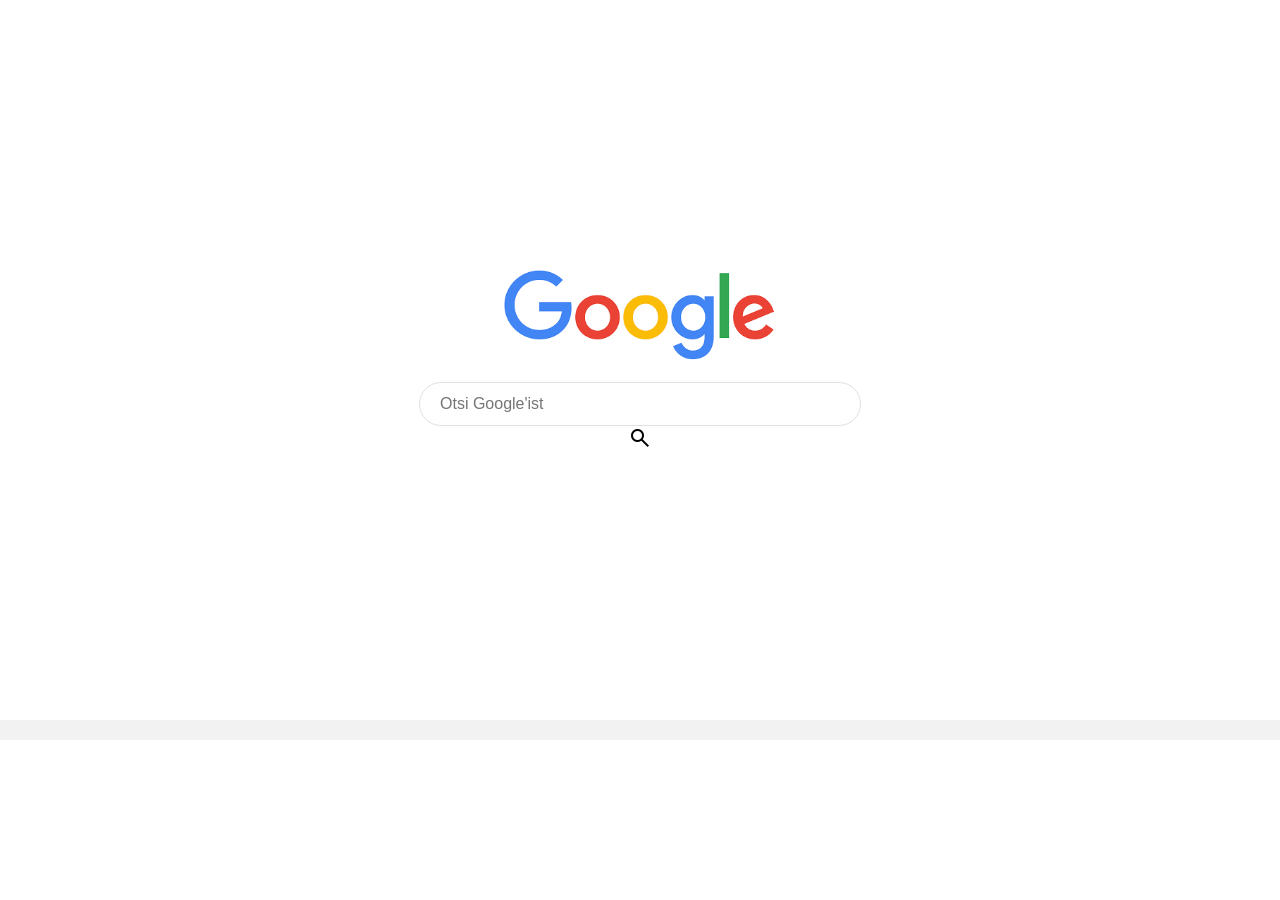
<file: index.html>
<!DOCTYPE html>
<html lang="et">
<head>
    <meta charset="UTF-8">
    <title>Google stiilis leht</title>
    <meta name="viewport" content="width=device-width, initial-scale=1">
    <link rel="stylesheet" href="https://fonts.googleapis.com/css2?family=Material+Symbols+Outlined:opsz,wght,FILL,GRAD@24,400,0,0" />
    <!-- CSS fail -->
    <link rel="stylesheet" href="css/style.css">

    <!-- Google ikoonid -->
    <link rel="stylesheet" href="https://fonts.googleapis.com/css2?family=Material+Symbols+Outlined">
</head>

<body>

<main>
    
    <img src="img/images.png" alt="Google logo">
    
    <input type="text" placeholder="Otsi Google'ist">
    <span class="material-symbols-outlined">search</span>
</main>

<footer>

</footer>

</body>
</html>
</file>
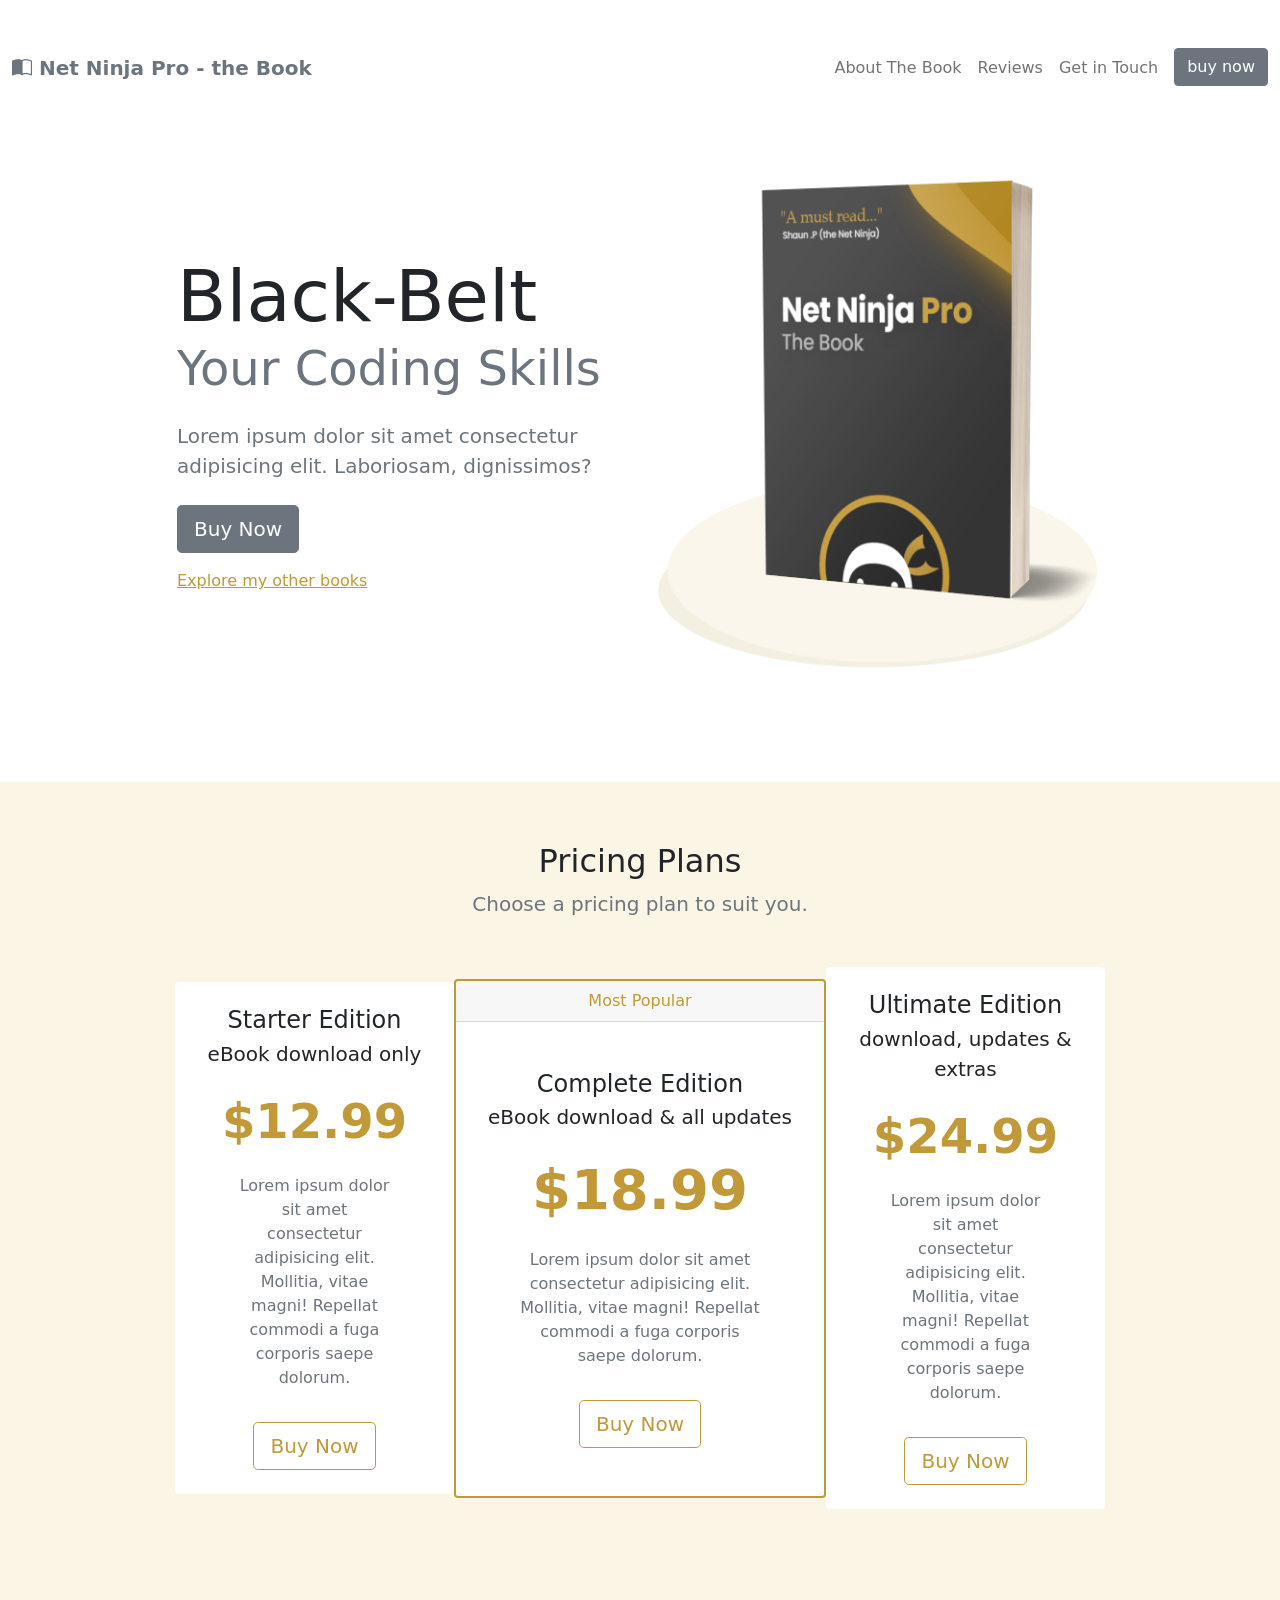
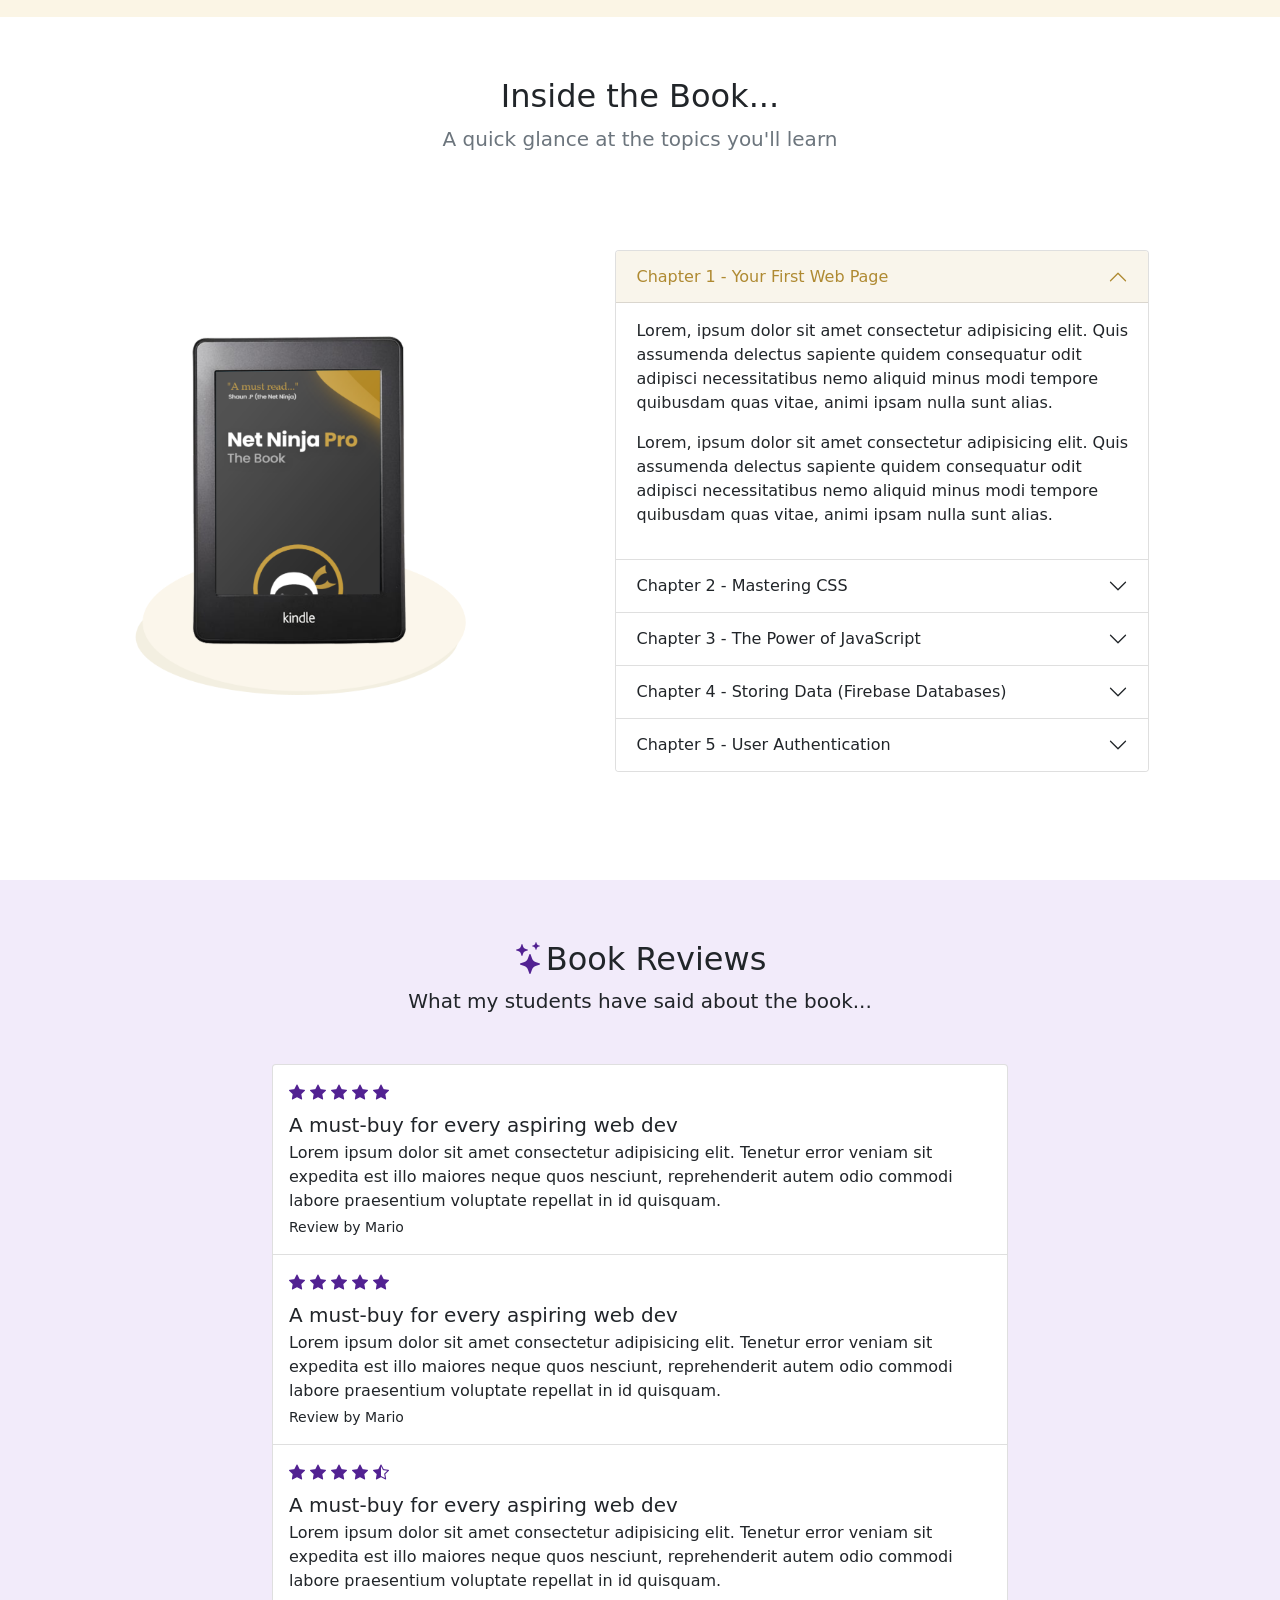
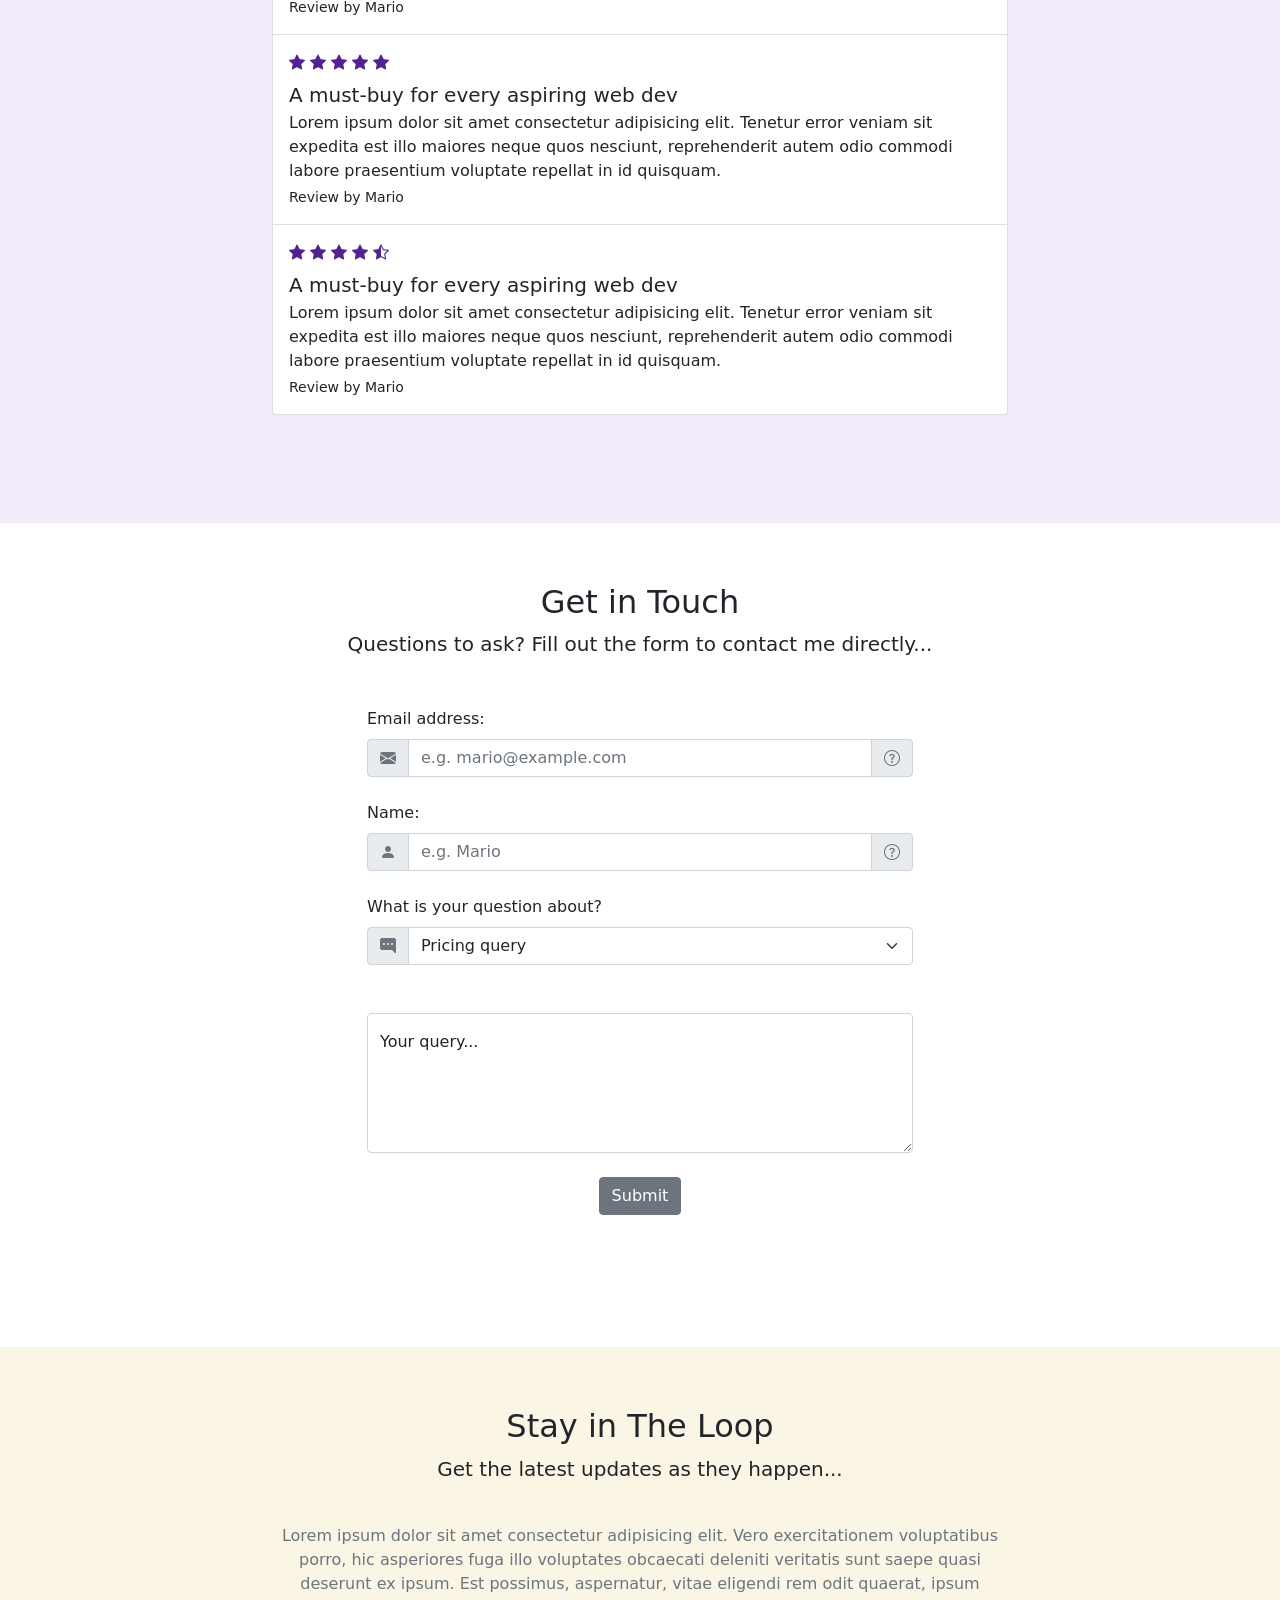
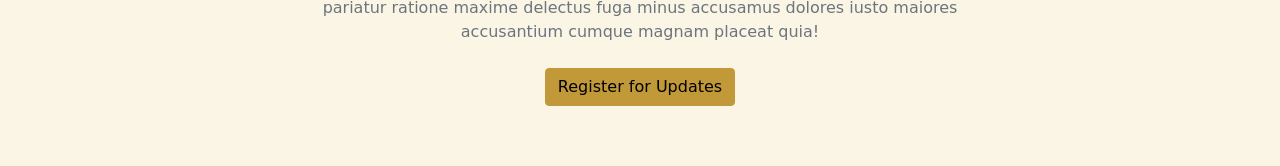
<file: bootstrap1/index.html>
<html lang="en">
<head>
  <meta charset="UTF-8">
  <meta http-equiv="X-UA-Compatible" content="IE=edge">
  <meta name="viewport" content="width=device-width, initial-scale=1.0">
  <title>Net Ninja Pro - the Book</title>
  <link rel="stylesheet" href="https://cdn.jsdelivr.net/npm/bootstrap-icons@1.5.0/font/bootstrap-icons.css">
  <link href="./css/main.min.css" rel="stylesheet">
  <style>
    section{
      padding: 60px 0;
    }
  </style>
</head>
<body>

  <!-- navbar -->
  <nav class="navbar navbar-expand-md navbar-light pt-5 pb-4">
    <div class="container-xxl">
      <!-- navbar brand / title -->
      <a class="navbar-brand" href="#intro">
        <span class="text-secondary fw-bold">
          <i class="bi bi-book-half"></i>
          Net Ninja Pro - the Book
        </span>
      </a>
      <!-- toggle button for mobile nav -->
      <button class="navbar-toggler" type="button" data-bs-toggle="collapse" data-bs-target="#main-nav" aria-controls="main-nav" aria-expanded="false" aria-label="Toggle navigation">
        <span class="navbar-toggler-icon"></span>
      </button>

      <!-- navbar links -->
      <div class="collapse navbar-collapse justify-content-end align-center" id="main-nav">
        <ul class="navbar-nav">
          <li class="nav-item">
            <a class="nav-link" href="#topics">About The Book</a>
          </li>
          <li class="nav-item">
            <a class="nav-link" href="#reviews">Reviews</a>
          </li>
          <li class="nav-item">
            <a class="nav-link" href="#contact">Get in Touch</a>
          </li>
          <li class="nav-item d-md-none">
            <a class="nav-link" href="#pricing">Pricing</a>
          </li>
          <li class="nav-item ms-2 d-none d-md-inline">
            <a class="btn btn-secondary" href="#pricing">buy now</a>
          </li>
          
        </ul>
      </div>
    </div>
  </nav>

  <!-- main image & intro text -->
  <section id="intro">
    <div class="container-lg">
      <div class="row g-4 justify-content-center align-items-center">
        <div class="col-md-5 text-center text-md-start">
          <h1>
            <div class="display-2">Black-Belt</div>
            <div class="display-5 text-muted">Your Coding Skills</div>
          </h1>
          <p class="lead my-4 text-muted">Lorem ipsum dolor sit amet consectetur adipisicing elit. Laboriosam, dignissimos?</p>
          <a href="#pricing" class="btn btn-secondary btn-lg">Buy Now</a>
          <!-- open sidebar / offcanvas -->
          <a href="#sidebar" class="d-block mt-3" data-bs-toggle="offcanvas" role="button" aria-controls="sidebar">
            Explore my other books
          </a>
        </div>
        <div class="col-md-5 text-center d-none d-md-block">
          <!-- tooltip -->
          <span class="tt" data-bs-placement="bottom" title="Net Ninja Pro book cover">
            <img src="./assets/ebook-cover.png" class="img-fluid" alt="ebook">
          </span>
        </div>
      </div>
    </div>
  </section>

  <!-- pricing plans -->
  <section id="pricing" class="bg-light mt-5">
    <div class="container-lg">
      <div class="text-center">
        <h2>Pricing Plans</h2>
        <p class="lead text-muted">Choose a pricing plan to suit you.</p>
      </div>

      <div class="row my-5 g-0 align-items-center justify-content-center">
        <div class="col-8 col-lg-4 col-xl-3">
          <div class="card border-0">
            <div class="card-body text-center py-4">
              <h4 class="card-title">Starter Edition</h4>
              <p class="lead card-subtitle">eBook download only</p>
              <p class="display-5 my-4 text-primary fw-bold">$12.99</p>
              <p class="card-text mx-5 text-muted d-none d-lg-block">Lorem ipsum dolor sit amet consectetur adipisicing elit. Mollitia, vitae magni! Repellat commodi a fuga corporis saepe dolorum.</p>
              <a href="#" class="btn btn-outline-primary btn-lg mt-3">
                Buy Now
              </a>
            </div>
          </div>
        </div>

        <div class="col-9 col-lg-4">
          <div class="card border-primary border-2">
            <div class="card-header text-center text-primary">Most Popular</div>
            <div class="card-body text-center py-5">
              <h4 class="card-title">Complete Edition</h4>
              <p class="lead card-subtitle">eBook download & all updates</p>
              <p class="display-4 my-4 text-primary fw-bold">$18.99</p>
              <p class="card-text mx-5 text-muted d-none d-lg-block">Lorem ipsum dolor sit amet consectetur adipisicing elit. Mollitia, vitae magni! Repellat commodi a fuga corporis saepe dolorum.</p>
              <a href="#" class="btn btn-outline-primary btn-lg mt-3">
                Buy Now
              </a>
            </div>
          </div>
        </div>

        <div class="col-8 col-lg-4 col-xl-3">
          <div class="card border-0">
            <div class="card-body text-center py-4">
              <h4 class="card-title">Ultimate Edition</h4>
              <p class="lead card-subtitle">download, updates & extras</p>
              <p class="display-5 my-4 text-primary fw-bold">$24.99</p>
              <p class="card-text mx-5 text-muted d-none d-lg-block">Lorem ipsum dolor sit amet consectetur adipisicing elit. Mollitia, vitae magni! Repellat commodi a fuga corporis saepe dolorum.</p>
              <a href="#" class="btn btn-outline-primary btn-lg mt-3">
                Buy Now
              </a>
            </div>
          </div>
        </div>
      </div>

    </div><!-- end container -->
  </section>

  <!-- topics at a glance -->
  <section id="topics">
    <div class="container-md">
      <div class="text-center">
        <h2>Inside the Book...</h2>
        <p class="lead text-muted">A quick glance at the topics you'll learn</p>
      </div>
      <div class="row my-5 g-5 justify-content-around align-items-center">
        <div class="col-6 col-lg-4">
          <img src="./assets/kindle.png" class="img-fluid" alt="ebook">
        </div>
        <div class="col-lg-6">
          
          <!-- accordion -->
          <div class="accordion" id="chapters">
            <div class="accordion-item">
              <h2 class="accordion-header" id="heading-1">
                <button class="accordion-button" type="button" data-bs-toggle="collapse" data-bs-target="#chapter-1" aria-expanded="true" aria-controls="chapter-1">
                  Chapter 1 - Your First Web Page
                </button>
              </h2>
              <div id="chapter-1" class="accordion-collapse collapse show" aria-labelledby="heading-1" data-bs-parent="#chapters">
                <div class="accordion-body">
                  <p>Lorem, ipsum dolor sit amet consectetur adipisicing elit. Quis assumenda delectus sapiente quidem consequatur odit adipisci necessitatibus nemo aliquid minus modi tempore quibusdam quas vitae, animi ipsam nulla sunt alias.</p>
                  <p>Lorem, ipsum dolor sit amet consectetur adipisicing elit. Quis assumenda delectus sapiente quidem consequatur odit adipisci necessitatibus nemo aliquid minus modi tempore quibusdam quas vitae, animi ipsam nulla sunt alias.</p>
                </div>
              </div>
            </div>
            <div class="accordion-item">
              <h2 class="accordion-header" id="heading-2">
                <button class="accordion-button collapsed" type="button" data-bs-toggle="collapse" data-bs-target="#chapter-2" aria-expanded="false" aria-controls="chapter-2">
                  Chapter 2 - Mastering CSS
                </button>
              </h2>
              <div id="chapter-2" class="accordion-collapse collapse" aria-labelledby="heading-2" data-bs-parent="#chapters">
                <div class="accordion-body">
                  <p>Lorem, ipsum dolor sit amet consectetur adipisicing elit. Quis assumenda delectus sapiente quidem consequatur odit adipisci necessitatibus nemo aliquid minus modi tempore quibusdam quas vitae, animi ipsam nulla sunt alias.</p>
                  <p>Lorem, ipsum dolor sit amet consectetur adipisicing elit. Quis assumenda delectus sapiente quidem consequatur odit adipisci necessitatibus nemo aliquid minus modi tempore quibusdam quas vitae, animi ipsam nulla sunt alias.</p>
                </div>
              </div>
            </div>
            <div class="accordion-item">
              <h2 class="accordion-header" id="heading-3">
                <button class="accordion-button collapsed" type="button" data-bs-toggle="collapse" data-bs-target="#chapter-3" aria-expanded="false" aria-controls="chapter-1">
                  Chapter 3 - The Power of JavaScript
                </button>
              </h2>
              <div id="chapter-3" class="accordion-collapse collapse" aria-labelledby="heading-3" data-bs-parent="#chapters">
                <div class="accordion-body">
                  <p>Lorem, ipsum dolor sit amet consectetur adipisicing elit. Quis assumenda delectus sapiente quidem consequatur odit adipisci necessitatibus nemo aliquid minus modi tempore quibusdam quas vitae, animi ipsam nulla sunt alias.</p>
                  <p>Lorem, ipsum dolor sit amet consectetur adipisicing elit. Quis assumenda delectus sapiente quidem consequatur odit adipisci necessitatibus nemo aliquid minus modi tempore quibusdam quas vitae, animi ipsam nulla sunt alias.</p>
                </div>
              </div>
            </div>
            <div class="accordion-item">
              <h2 class="accordion-header" id="heading-4">
                <button class="accordion-button collapsed" type="button" data-bs-toggle="collapse" data-bs-target="#chapter-4" aria-expanded="false" aria-controls="chapter-4">
                  Chapter 4 - Storing Data (Firebase Databases)
                </button>
              </h2>
              <div id="chapter-4" class="accordion-collapse collapse" aria-labelledby="heading-4" data-bs-parent="#chapters">
                <div class="accordion-body">
                  <p>Lorem, ipsum dolor sit amet consectetur adipisicing elit. Quis assumenda delectus sapiente quidem consequatur odit adipisci necessitatibus nemo aliquid minus modi tempore quibusdam quas vitae, animi ipsam nulla sunt alias.</p>
                  <p>Lorem, ipsum dolor sit amet consectetur adipisicing elit. Quis assumenda delectus sapiente quidem consequatur odit adipisci necessitatibus nemo aliquid minus modi tempore quibusdam quas vitae, animi ipsam nulla sunt alias.</p>
                </div>
              </div>
            </div>
            <div class="accordion-item">
              <h2 class="accordion-header" id="heading-5">
                <button class="accordion-button collapsed" type="button" data-bs-toggle="collapse" data-bs-target="#chapter-5" aria-expanded="false" aria-controls="chapter-5">
                  Chapter 5 - User Authentication
                </button>
              </h2>
              <div id="chapter-5" class="accordion-collapse collapse" aria-labelledby="heading-5" data-bs-parent="#chapters">
                <div class="accordion-body">
                  <p>Lorem, ipsum dolor sit amet consectetur adipisicing elit. Quis assumenda delectus sapiente quidem consequatur odit adipisci necessitatibus nemo aliquid minus modi tempore quibusdam quas vitae, animi ipsam nulla sunt alias.</p>
                  <p>Lorem, ipsum dolor sit amet consectetur adipisicing elit. Quis assumenda delectus sapiente quidem consequatur odit adipisci necessitatibus nemo aliquid minus modi tempore quibusdam quas vitae, animi ipsam nulla sunt alias.</p>
                </div>
              </div>
            </div>
          </div>

        </div>
      </div>
    </div>
  </section>

  <!-- reviews list -->
  <section id="reviews" class="bg-altlight">
    <div class="container-lg">
      <div class="text-center">
        <h2><i class="bi bi-stars text-altdark"></i>Book Reviews</h2>
        <p class="lead">What my students have said about the book...</p>
      </div>

      <div class="row justify-content-center my-5">
        <div class="col-lg-8">
          <div class="list-group">
            <div class="list-group-item py-3">
              <div class="pb-2">
                <i class="bi bi-star-fill text-altdark"></i>
                <i class="bi bi-star-fill text-altdark"></i>
                <i class="bi bi-star-fill text-altdark"></i>
                <i class="bi bi-star-fill text-altdark"></i>
                <i class="bi bi-star-fill text-altdark"></i>
              </div>
              <h5 class="mb-1">A must-buy for every aspiring web dev</h5>
              <p class="mb-1">Lorem ipsum dolor sit amet consectetur adipisicing elit. Tenetur error veniam sit expedita est illo maiores neque quos nesciunt, reprehenderit autem odio commodi labore praesentium voluptate repellat in id quisquam.</p>
              <small>Review by Mario</small>
            </div>
            <div class="list-group-item py-3">
              <div class="pb-2">
                <i class="bi bi-star-fill text-altdark"></i>
                <i class="bi bi-star-fill text-altdark"></i>
                <i class="bi bi-star-fill text-altdark"></i>
                <i class="bi bi-star-fill text-altdark"></i>
                <i class="bi bi-star-fill text-altdark"></i>
              </div>
              <h5 class="mb-1">A must-buy for every aspiring web dev</h5>
              <p class="mb-1">Lorem ipsum dolor sit amet consectetur adipisicing elit. Tenetur error veniam sit expedita est illo maiores neque quos nesciunt, reprehenderit autem odio commodi labore praesentium voluptate repellat in id quisquam.</p>
              <small>Review by Mario</small>
            </div>
            <div class="list-group-item py-3">
              <div class="pb-2">
                <i class="bi bi-star-fill text-altdark"></i>
                <i class="bi bi-star-fill text-altdark"></i>
                <i class="bi bi-star-fill text-altdark"></i>
                <i class="bi bi-star-fill text-altdark"></i>
                <i class="bi bi-star-half text-altdark"></i>
              </div>
              <h5 class="mb-1">A must-buy for every aspiring web dev</h5>
              <p class="mb-1">Lorem ipsum dolor sit amet consectetur adipisicing elit. Tenetur error veniam sit expedita est illo maiores neque quos nesciunt, reprehenderit autem odio commodi labore praesentium voluptate repellat in id quisquam.</p>
              <small>Review by Mario</small>
            </div>
            <div class="list-group-item py-3">
              <div class="pb-2">
                <i class="bi bi-star-fill text-altdark"></i>
                <i class="bi bi-star-fill text-altdark"></i>
                <i class="bi bi-star-fill text-altdark"></i>
                <i class="bi bi-star-fill text-altdark"></i>
                <i class="bi bi-star-fill text-altdark"></i>
              </div>
              <h5 class="mb-1">A must-buy for every aspiring web dev</h5>
              <p class="mb-1">Lorem ipsum dolor sit amet consectetur adipisicing elit. Tenetur error veniam sit expedita est illo maiores neque quos nesciunt, reprehenderit autem odio commodi labore praesentium voluptate repellat in id quisquam.</p>
              <small>Review by Mario</small>
            </div>
            <div class="list-group-item py-3">
              <div class="pb-2">
                <i class="bi bi-star-fill text-altdark"></i>
                <i class="bi bi-star-fill text-altdark"></i>
                <i class="bi bi-star-fill text-altdark"></i>
                <i class="bi bi-star-fill text-altdark"></i>
                <i class="bi bi-star-half text-altdark"></i>
              </div>
              <h5 class="mb-1">A must-buy for every aspiring web dev</h5>
              <p class="mb-1">Lorem ipsum dolor sit amet consectetur adipisicing elit. Tenetur error veniam sit expedita est illo maiores neque quos nesciunt, reprehenderit autem odio commodi labore praesentium voluptate repellat in id quisquam.</p>
              <small>Review by Mario</small>
            </div>
          </div>
        </div>
      </div>
    </div>
  </section>

  <!-- contact form -->
  <!-- form-control, form-label, form-select, input-group, input-group-text -->
  <section id="contact">
    <div class="container-lg">
      
      <div class="text-center">
        <h2>Get in Touch</h2>
        <p class="lead">Questions to ask? Fill out the form to contact me directly...</p>
      </div>
      <div class="row justify-content-center my-5">
        <div class="col-lg-6">
          
          <form>
            <label for="email" class="form-label">Email address:</label>
            <div class="input-group mb-4">
              <span class="input-group-text">
                <i class="bi bi-envelope-fill text-secondary"></i>
              </span>
              <input type="text" id="email" class="form-control" placeholder="e.g. mario@example.com" />
              <!-- tooltip -->
              <span class="input-group-text">
                <span class="tt" data-bs-placement="bottom" title="Enter an email address we can reply to.">
                  <i class="bi bi-question-circle text-muted"></i>
                </span>
              </span>
            </div>
            <label for="name" class="form-label">Name:</label>
            <div class="mb-4 input-group">
              <span class="input-group-text">
                <i class="bi bi-person-fill text-secondary"></i>
              </span>
              <input type="text" id="name" class="form-control" placeholder="e.g. Mario" />
              <!-- tooltip -->
              <span class="input-group-text">
                <span class="tt" data-bs-placement="bottom" title="Pretty self explanatory really...">
                  <i class="bi bi-question-circle text-muted"></i>
                </span>
              </span>
            </div>
            <label for="subject" class="form-label">What is your question about?</label>
            <div class="mb-4 input-group">
              <span class="input-group-text">
                <i class="bi bi-chat-right-dots-fill text-secondary"></i>
              </span>
              <select class="form-select" id="subject">
                <option value="pricing" selected>Pricing query</option>
                <option value="content">Content query</option>
                <option value="other">Other query</option>
              </select>
            </div>
            <div class="mb-4 mt-5 form-floating">
              <textarea class="form-control" id="query" style="height: 140px" placeholder="query"></textarea>
              <label for="query">Your query...</label>
            </div>
            <div class="mb-4 text-center">
              <button type="submit" class="btn btn-secondary">Submit</button>
            </div>
          </form>
        </div>
      </div>
    </div>
  </section>

  <!-- get updates / modal trigger -->
  <section class="bg-light">
    <div class="container">
      <div class="text-center">
        <h2>Stay in The Loop</h2>
        <p class="lead">Get the latest updates as they happen...</p>
      </div>
      <div class="row justify-content-center">
        <div class="col-md-8 text-center">
          <p class="text-muted my-4">Lorem ipsum dolor sit amet consectetur adipisicing elit. Vero exercitationem voluptatibus porro, hic asperiores fuga illo voluptates obcaecati deleniti veritatis sunt saepe quasi deserunt ex ipsum. Est possimus, aspernatur, vitae eligendi rem odit quaerat, ipsum pariatur ratione maxime delectus fuga minus accusamus dolores iusto maiores accusantium cumque magnam placeat quia!</p>
          <button class="btn btn-primary" data-bs-toggle="modal" data-bs-target="#reg-modal">
            Register for Updates
          </button>
        </div>
      </div>
    </div>
  </section>

  <!-- modal itself -->
  <div class="modal fade" id="reg-modal" tabindex="-1" aria-labelledby="modal-title" aria-hidden="true">
    <div class="modal-dialog">
      <div class="modal-content">
        <div class="modal-header">
          <h5 class="modal-title" id="modal-title">Get the Latest Updates</h5>
          <button type="button" class="btn-close" data-bs-dismiss="modal" aria-label="Close"></button>
        </div>
        <div class="modal-body">
          <p>Lorem, ipsum dolor sit amet consectetur adipisicing elit. Quis, exercitationem laboriosam nihil minus voluptatibus harum aliquam consequatur pariatur inventore dignissimos illum excepturi ratione ipsum sit iusto alias eligendi fugit laborum?</p>
          <label for="modal-email" class="form-label">Your email address:</label>
          <input type="text" class="form-control" id="modal-email" placeholder="e.g. mario@example.com">
        </div>
        <div class="modal-footer">
          <button type="button" class="btn btn-primary">Submit</button>
        </div>
      </div>
    </div>
  </div>

  <!-- side panel / offcanvas -->
  <div class="offcanvas offcanvas-start" tabindex="-1" id="sidebar" aria-labelledby="sidebar-label">
    <div class="offcanvas-header">
      <h5 class="offcanvas-title" id="sidebar-label">My Other Books</h5>
      <button type="button" class="btn-close" data-bs-dismiss="offcanvas" aria-label="Close"></button>
    </div>
    <div class="offcanvas-body">
      <p>Lorem, ipsum dolor sit amet consectetur adipisicing elit. In minima ducimus excepturi quasi tempore fugit quis voluptatibus aut error possimus, tenetur natus magni quam voluptatem quae eligendi repudiandae delectus eaque!</p>
      <!-- dropdown -->
      <div class="dropdown mt-3">
        <button class="btn btn-secondary dropdown-toggle" type="button" id="book-dropdown" data-bs-toggle="dropdown">
          Choose a book title
        </button>
        <ul class="dropdown-menu" aria-labelledby="book-dropdown">
          <li><a class="dropdown-item" href="#">Become a React Superhero</a></li>
          <li><a class="dropdown-item" href="#">Conquering Vue.js</a></li>
          <li><a class="dropdown-item" href="#">Levelling up Your Next.js</a></li>
        </ul>
      </div>
    </div>
  </div>

  
  <script src="https://cdn.jsdelivr.net/npm/bootstrap@5.0.1/dist/js/bootstrap.bundle.min.js" integrity="sha384-gtEjrD/SeCtmISkJkNUaaKMoLD0//ElJ19smozuHV6z3Iehds+3Ulb9Bn9Plx0x4" crossorigin="anonymous"></script>
  <script>
    const tooltips = document.querySelectorAll('.tt')
    tooltips.forEach(t => {
      new bootstrap.Tooltip(t)
    })
  </script>
</body>
</html>
</file>
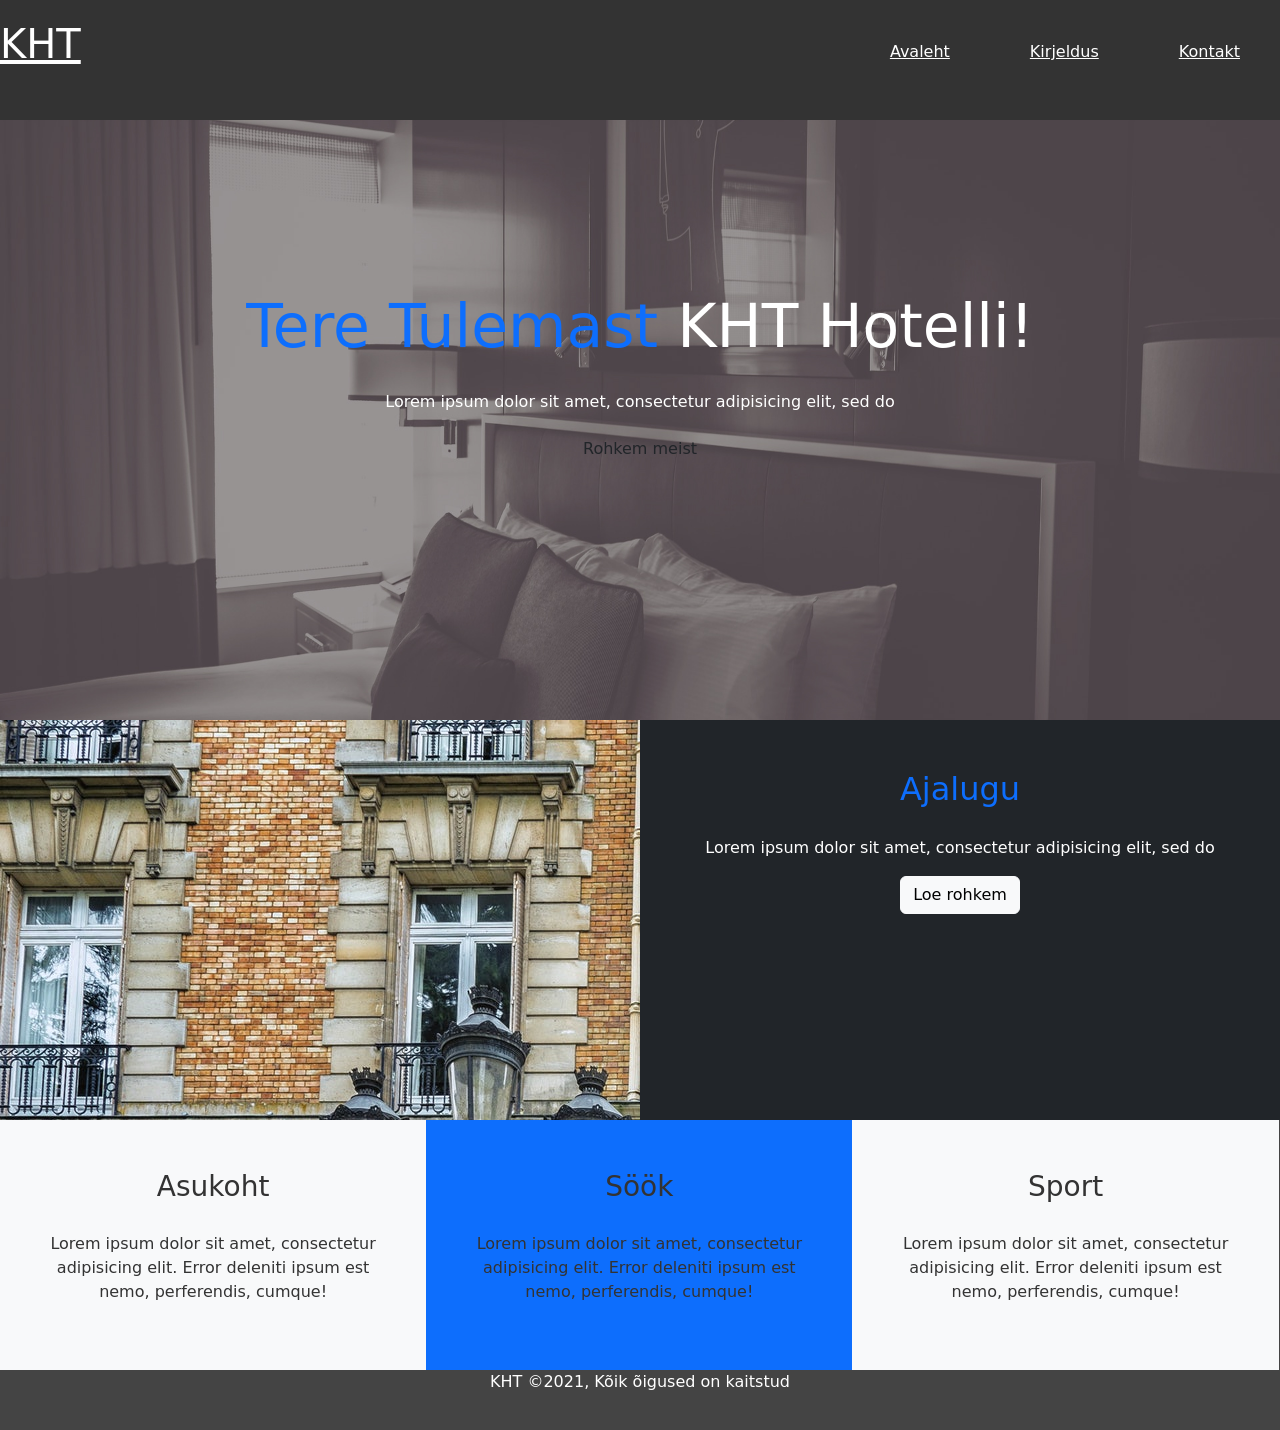
<file: mitmeleheline_hotelli_veebileht/index.html>
<!DOCTYPE html>
<html lang="et">
<head>
    <meta charset="UTF-8">
    <title>Veebilehe struktuur</title>
    <meta name="description" content="Õpime veebitehnoloogiat">
    <meta name="keywords" content="HTML, HTML5">
    <meta name="viewport" content="width=device-width, initial-scale=1.0">
       <link rel="stylesheet" href="css/style.css">
       
<link href="https://cdn.jsdelivr.net/npm/bootstrap@5.3.0/dist/css/bootstrap.min.css" rel="stylesheet"> <script
src="https://cdn.jsdelivr.net/npm/bootstrap@5.3.0/dist/js/bootstrap.bundle.min.js"></script>
       <link rel="stylesheet" media="screen and (max-width: 500px)" href="css/mobile.css">
    <meta name="author" content="Mario Metshein">
</head>
<body>
    <main>
     

        </head>
<body>
    <header>
        <nav id="navbar">
            <div>
                <h1><a href="index.html">KHT</a></h1>
                <ul>
                    <li><a href="index.html">Avaleht</a></li>
                    <li><a class ="current" href="about.html">Kirjeldus</a></li>
                    <li><a href="contact.html">Kontakt</a></li>

                </ul>
            </div>
        </nav>
        <div id="showcase">
            <div class="container">
                <div class="showcase-content">
                    <h1><span class="text-primary">Tere Tulemast</span> KHT Hotelli!</h1>
                    <p>Lorem ipsum dolor sit amet, consectetur adipisicing elit, sed do</p>
                    <a class="btn" href="about.html">Rohkem meist</a>
        </div>
    </header>
</body>
</html>


    </main>
    <section id="info" class="bg-dark">
        <div class="info-img"></div>
        <div class="info-content">
        <h2><span class="text-primary">Ajalugu</span></h2>
        <p>Lorem ipsum dolor sit amet, consectetur adipisicing elit, sed do</p>
        <a class="btn btn-light" href="about.html">Loe rohkem</a>
        </div>
    </section>
    <section id="features">
    <div class="box bg-light">
    <h3>Asukoht</h3>
    <p>Lorem ipsum dolor sit amet, consectetur adipisicing elit. Error deleniti ipsum est nemo, perferendis, cumque!</p>
  </div>

  <div class="box bg-primary">
    <h3>Söök</h3>
    <p>Lorem ipsum dolor sit amet, consectetur adipisicing elit. Error deleniti ipsum est nemo, perferendis, cumque!</p>
  </div>

  <div class="box bg-light">
    <h3>Sport</h3>
    <p>Lorem ipsum dolor sit amet, consectetur adipisicing elit. Error deleniti ipsum est nemo, perferendis, cumque!</p>
  </div>
</section>
<footer>
    <p>KHT &copy;2021, Kõik õigused on kaitstud</p>
</footer>
</body>
</html>
</file>
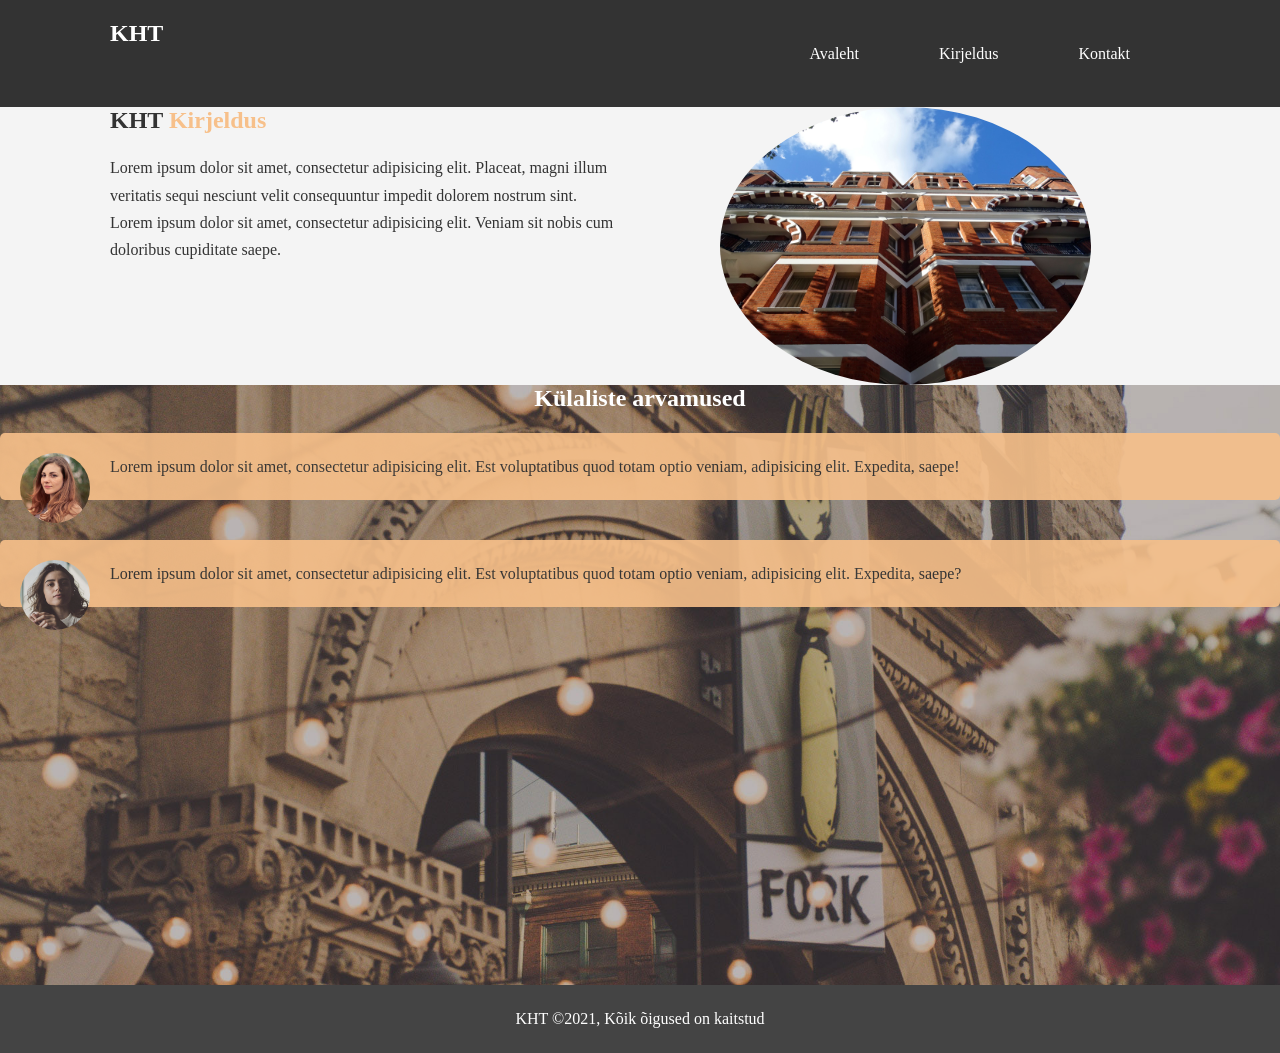
<file: mitmeleheline_hotelli_veebileht/about.html>
<!DOCTYPE html>
<html lang="et">
<head>
    <meta charset="UTF-8">
    <title>Veebilehe struktuur</title>
    <meta name="keywords" content="HTML, HTML5">
    <meta name="viewport" content="width=device-width, initial-scale=1.0">
    <meta name="author" content="Mario Metshein">
    <link rel="stylesheet" href="css/style.css">
</head>
<body>

<header>
    <nav id="navbar">
        <div class="container">
            <h1><a href="index.html">KHT</a></h1>
            <ul>
                <li><a href="index.html">Avaleht</a></li>
                <li><a class="current" href="about.html">Kirjeldus</a></li>
                <li><a href="contact.html">Kontakt</a></li>
            </ul>
        </div>
    </nav>
</header>

<section id="about-info" class="bg-light">
    <div class="container">

        <div class="info-left">
            <h1>KHT <span class="text-primary">Kirjeldus</span></h1>
            <p>
                Lorem ipsum dolor sit amet, consectetur adipisicing elit. 
                Placeat, magni illum veritatis sequi nesciunt velit consequuntur 
                impedit dolorem nostrum sint.
            </p>
            <p>
                Lorem ipsum dolor sit amet, consectetur adipisicing elit. 
                Veniam sit nobis cum doloribus cupiditate saepe.
            </p>
        </div>

        <div class="info-right">
            <img src="./img/photo-2.jpg" alt="hotell">
        </div>

    </div>
</section>
<section id="testimonials" class="py-30">
<div class="conteiner">
    <h2>Külaliste arvamused</h2>
     <div class="testimonial bg-primary">
         <img src="./img/person-1.jpg" alt="Kati">
      <p>
        Lorem ipsum dolor sit amet, consectetur adipisicing elit. 
        Est voluptatibus quod totam optio veniam, adipisicing elit. 
        Expedita, saepe!
      </p>
    </div>

    <div class="testimonial bg-primary">
        <img src="./img/person-2.jpg" alt="Kadri">
      <p>
        Lorem ipsum dolor sit amet, consectetur adipisicing elit. 
        Est voluptatibus quod totam optio veniam, adipisicing elit. 
        Expedita, saepe?
      </p>
    </div>

  </div>
</section>
</div>
</section>
<footer>
    <p>KHT &copy;2021, Kõik õigused on kaitstud</p>
</footer>

</body>
</html>
</file>
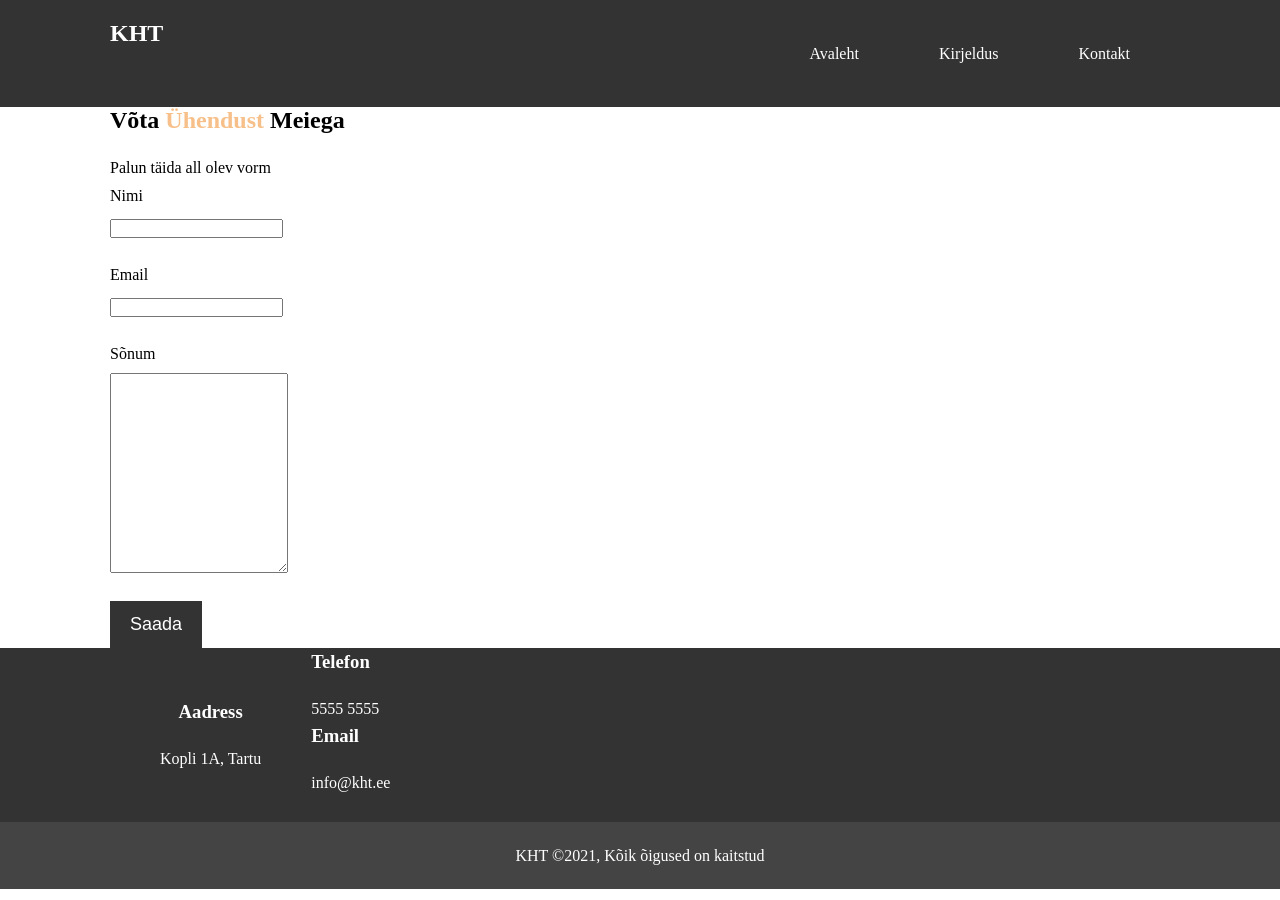
<file: mitmeleheline_hotelli_veebileht/contact.html>
<!DOCTYPE html>
<html lang="et">
<head>
    <meta charset="UTF-8">
    <title>Kontakt</title>
    <meta name="keywords" content="HTML, HTML5">
    <meta name="viewport" content="width=device-width, initial-scale=1.0">
    <meta name="author" content="Mario Metshein">
    <link rel="stylesheet" href="css/style.css">
</head>
<body>

<header>
    <nav id="navbar">
        <div class="container">
            <h1><a href="index.html">KHT</a></h1>
            <ul>
                <li><a href="index.html">Avaleht</a></li>
                <li><a href="about.html">Kirjeldus</a></li>
                <li><a class="current" href="contact.html">Kontakt</a></li>
            </ul>
        </div>
    </nav>
</header>

<!-- SIIT ALGAB SINU CONTACT SISU -->
<section id="contact-form" class="py-30">
<div class="container">
<h1>Võta <span class="text-primary">Ühendust</span> Meiega</h1> <p>Palun täida all olev vorm</p> <form action="">
<div class="form-group">
<label for="name">Nimi </label> <input type="text" id="name">
</div>
<div class="form-group">
<label for="email">Email</label> <input type="email" id="email">
</div>
<div class="form-group">
<label for="message">Sõnum</label> <textarea id="message"></textarea>
</div>
<button type="submit" class="btn">Saada</button> 
</form>
</div>
</section>
     
     
    </div>
    </section>
<!--contact info -->
<section id="contact-info" class="bg-dark">
    <div class="container">
<div class="box bg-dark">
 <h3>Aadress</h3> 
 <p>Kopli 1A, Tartu</p> 
</div>
<div class="box_bg-dark">
<h3>Telefon</h3>
<p>5555 5555</p>
</div>
<div class="box_bg-dark">
<h3>Email</h3>
<p>info@kht.ee</p>
</div>
</div>
</section>

<!-- SIIT LÕPPEB SISU -->

<footer>
    <p>KHT &copy;2021, Kõik õigused on kaitstud</p>
</footer>

</body>
</html>
</file>
<file: css/style.css>
body {
    margin: 0;
    padding: 0;
    font-family: Arial, sans-serif;
}

main {
    display: flex;
    flex-direction: column;
    align-items: center;
    justify-content: center;
    height: 80vh;
}

img {
    width: 272px;
    margin-bottom: 20px;
}

input {
    padding: 12px 20px;
    border: 1px solid #dfe1e5;
    border-radius: 24px;
    width: 400px;
    font-size: 16px;
}
#testimonials {
    height: 600px;
    background: url("../img/test-bg.jpg") no-repeat center center/cover;
}
input:focus {
    outline: none;
    box-shadow: 0 1px 6px rgba(32,33,36,0.28);
}

@media (max-width: 600px) {
    input {
        width: 90%;
    }
}

footer {
    display: grid;
    grid-template-columns: 1fr 1fr 1fr;
    background-color: #f2f2f2;
    padding: 10px;
}
</file>
<file: mitmeleheline_hotelli_veebileht/css/style.css>
* {
  margin: 0;
  padding: 0;
  box-sizing: border-box;
}

html, body {
    font-family: 'Segoe UI', 'Tahoma', 'Verdana', 'sans-serif';
    line-height: 1.7em;
}



a {
    color: #333;
    text-decoration: none;
}

h1 {
    padding-bottom: 20px;
}

/* navbar */
#navbar {
    background: #333;
    color: #fff;
    overflow: auto;
}
#navbar ul {
    float: right;
    list-style: none;
}

#navbar ul li {
    float: left;
    padding: 20px;
    text-align: center;
    
}
.container {
    margin: auto;
    max-width: 1100px;
    padding: 0 20px;
    overflow: auto;
}
.btn {
    display: inline-block;
    font-size: 18px;
    background: #333;
    color: #fff;
    padding: 13px 20px;
    border: none;
    cursor: pointer;
}
#testimonials {
    height: 600px;
    background: url("../img/test-bg.jpg") no-repeat center center/cover;
}
#testimonials h2 {
    color: #fff;
    text-align: center;

}
#contact-form .form-group label {
    display: block;
    margin-bottom:  5px;
}
#contact-form.form-group input,
#contact-form.form-group textarea {
    width: 100%;
    padding: 10px;
    border: 1px solid #ddd;
}
#contact-form .form-group textarea {
    height: 200px;
}
#contact-info .box {
    float: left;
    width: 33,3%;
    padding: 50px;
    text-align: center;
}
#contact-form .form-group input:focus,
#contact-form .form.group textarea:focus {
    outline: none;
    border-color: #f7c08a;
}
#testimonials .testimonial {
    padding: 20px;
    margin-bottom: 40px;
    border-radius: 5px;
    opacity: 0.9;
}
#contact-form .form-group {
    margin-bottom: 20px;
}
#testimonials .testimonial img {
    width: 70px;
    float: left;
    margin-right: 20px;
    border-radius: 50%;
}
.btn:hover {
    background: #f7c08a;
    color: #333;
}
.text-primary {
    color: #f7c08a
}
#navbar h1 {
    padding-top: 20px;
    float: left;
}
#navbar ul li a {
    display: block;
    padding: 20px;
    text-align: center;
}    
h1, h2, h3{
    padding-bottom: 20px;
}
.bg-dark {
    background: #333;
    color: #fff;

}
.bg-light {
    background: #f4f4f4;
    color: #333;
}
.bg-primary {
    background: #f7c08a;
    color: #333;
}
#navbar ul li a:hover {
    background: #444;
    color: #f7c08a;
    
}
#navbar a {
    color: #fff;
}

#showcase {
    background: url('../img/showcase.jpg') no-repeat center center/cover;
    height: 600px;
}
#features .box {
    float: left;
    width: 33.3%;
    padding: 50px;
    text-align: center;
}
#info {
    height: 400px;
}
#about-info .info-left {
    float: left;
    width: 50%;
    min-height: 100px;
}
#about-info .info-right {
    float: right;
    width: 50%;
    min-height: 100%;
}
#about-info .info-right img {
    display: block;
    margin: auto;
    width: 70%;
    border-radius: 50%;
}
footer {
    text-align: center;
    padding: 20px;
    background: #444;
    color: #fff;

}
.btn-light {
    background: #f4f4f4;
    color: #333;
}
#info .info-img {
    float: left;
    width: 50%;
    background: url('../img/photo-1.jpg') no-repeat;
    min-height: 100%;
}
#info .info-content {
    float: right;
    width: 50%;
    height: 100%;
    text-align: center;
    padding: 50px 30px;
    overflow: hidden;
}
#showcase .showcase-content {
    color: #fff;
    text-align: center;
    padding-top: 170px;
}
#showcase .showcase-content h1 {
    font-size: 60px;
    line-height: 1.2em;
}
</file>
<file: mitmeleheline_hotelli_veebileht/css/mobile.css>
#showcase {
height: 100%;
}
#showcase .showcase-content {
    padding-top: 70px; padding-bottom: 30px;

}
#info {
    height: 500px;
}
/* info */

#info.info-img { 
    display: none;
}

#info .info-content {
    float: none; width: 100%;
}

/* features */
#features .box {
float: none; width: 100%;
}
</file>
